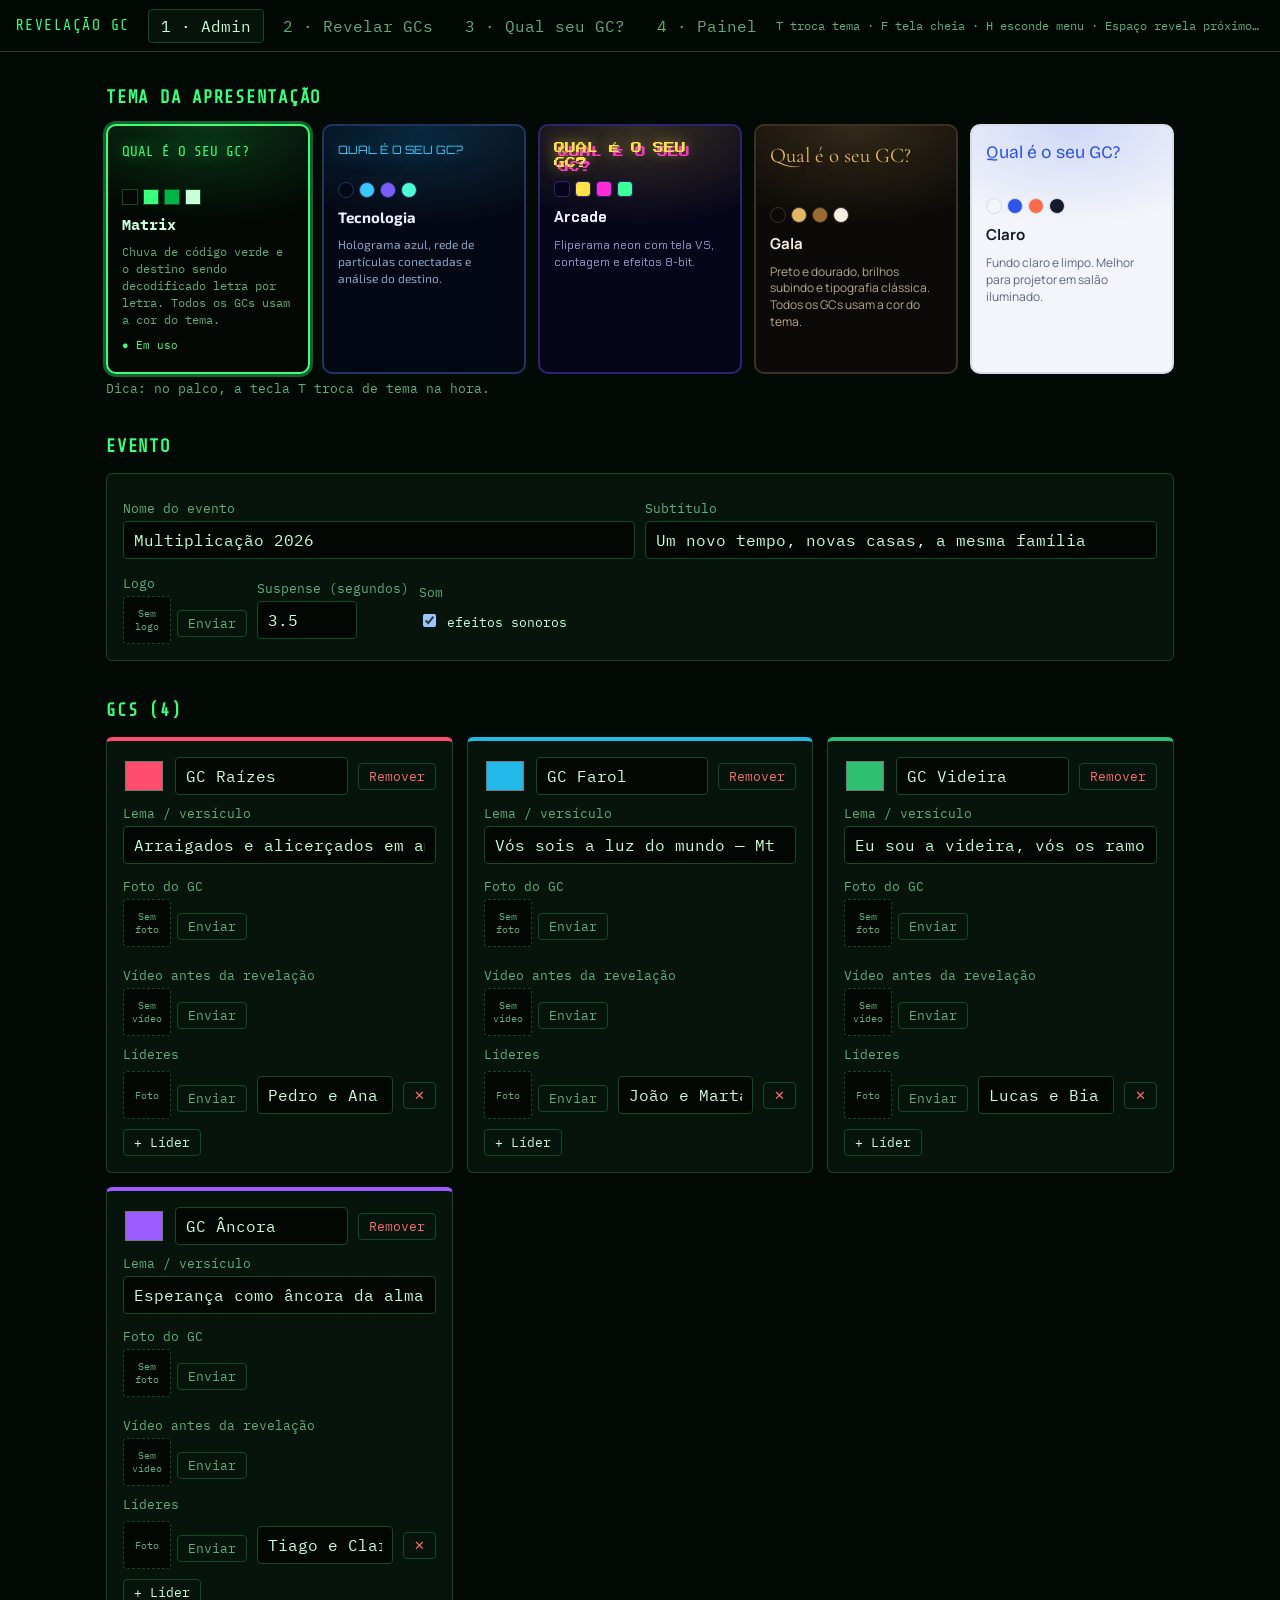
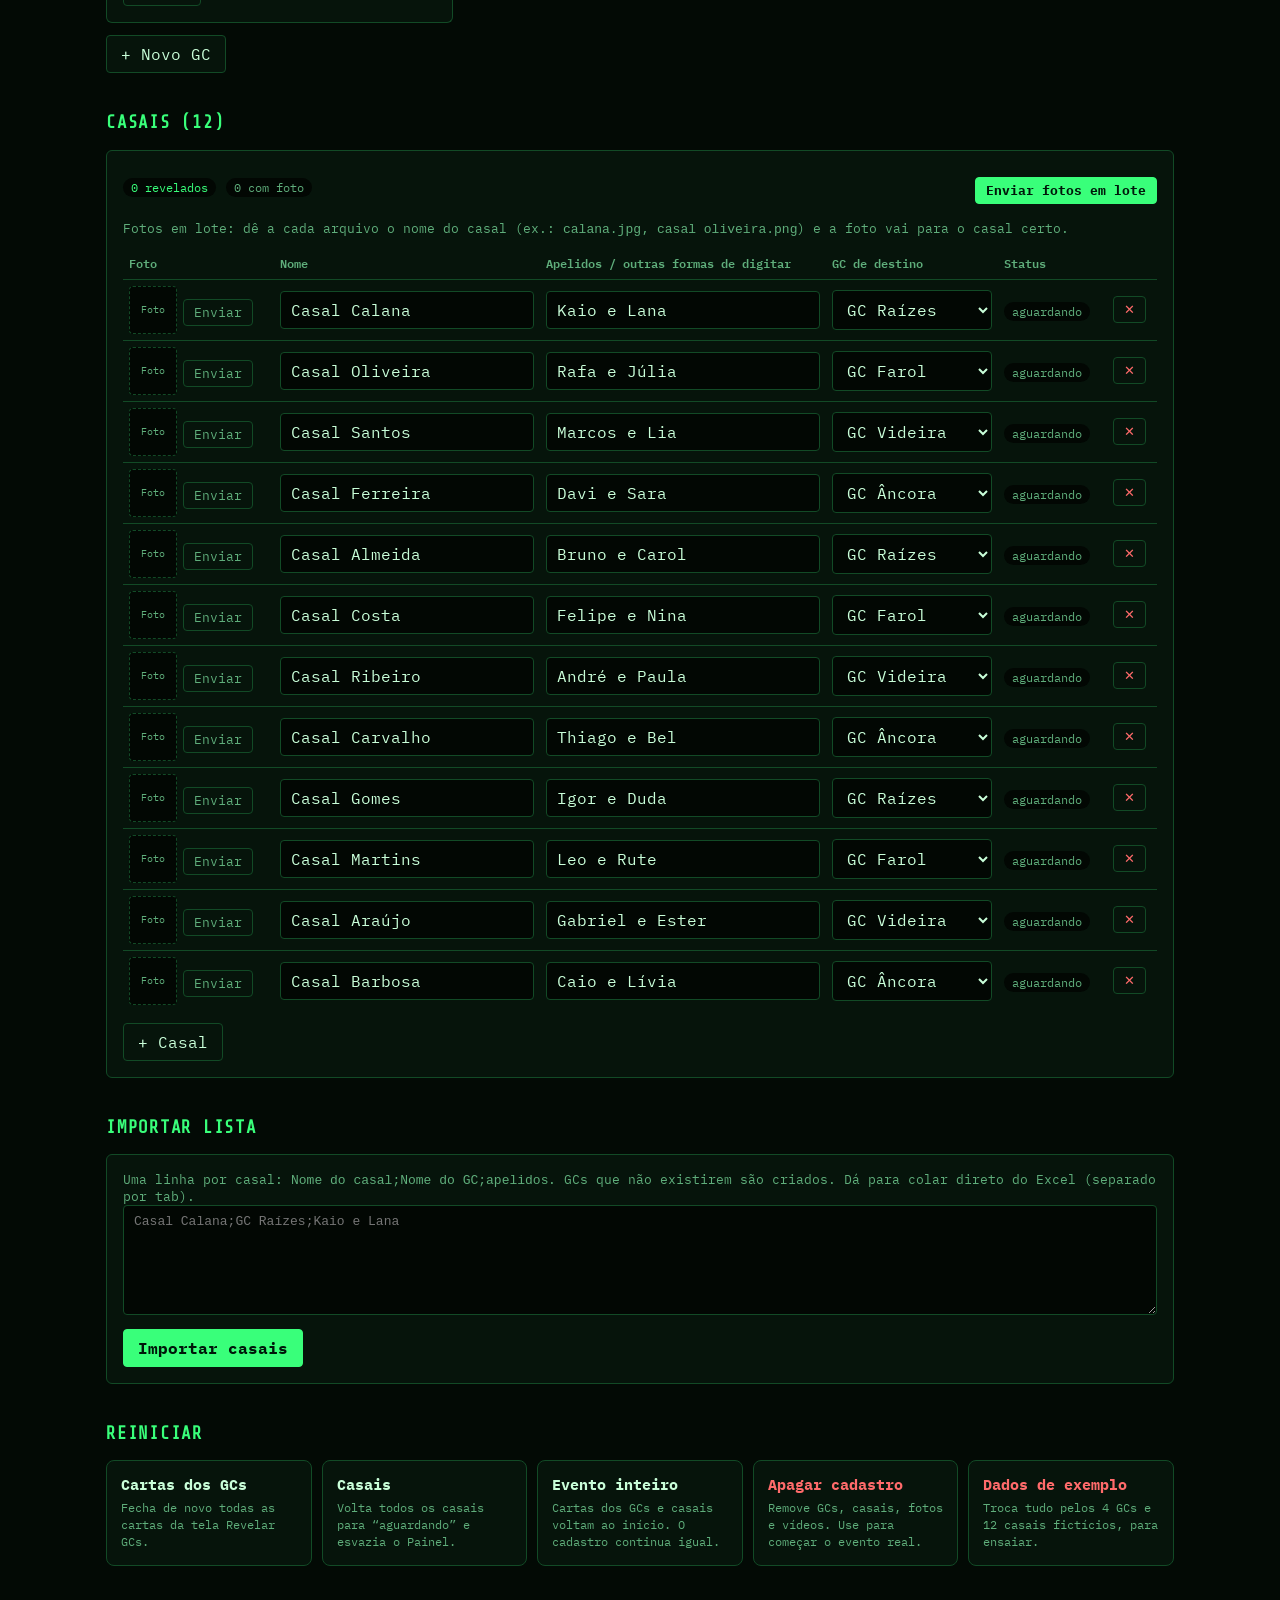
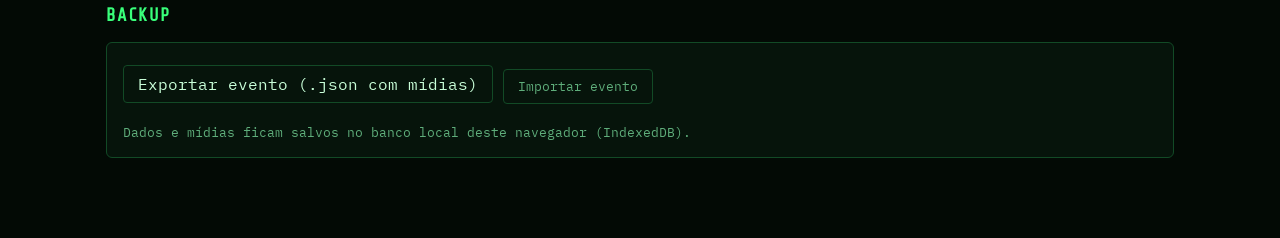
<file: prototipo.html>
<!doctype html>
<html lang="pt-BR" data-tema="matrix">
<head>
<meta charset="utf-8">
<meta name="viewport" content="width=device-width, initial-scale=1">
<title>Revelação dos GCs</title>
<link rel="preconnect" href="https://fonts.googleapis.com">
<link rel="stylesheet" href="https://fonts.googleapis.com/css2?family=Share+Tech+Mono&family=IBM+Plex+Mono:wght@400;600&family=Orbitron:wght@500;700;900&family=Exo+2:wght@400;600;700&family=Press+Start+2P&family=Chakra+Petch:wght@400;600;700&family=Cormorant+Garamond:ital,wght@0,600;0,700;1,500&family=Manrope:wght@400;600;700&family=Bricolage+Grotesque:opsz,wght@12..96,600;12..96,800&display=swap">
<style>
/* Palco temático: cada tema redefine os tokens abaixo; o fundo animado roda num canvas fixo atrás das telas */
:root,[data-tema=matrix]{
  color-scheme:dark;
  --bg:#020703; --bg2:#030a05; --panel:#06140b; --line:#124a26; --tx:#c9ffd9; --mut:#5fae7b; --nm:#eafff0;
  --ac:#39ff7a; --ac2:#00b347; --ok:#39ff7a; --danger:#ff6b6b; --on-ac:#00170a;
  --ov:rgba(1,6,2,.8); --mix:30%;
  --fd:"Share Tech Mono",ui-monospace,Menlo,monospace; --fb:"IBM Plex Mono",ui-monospace,Menlo,monospace; --fh:"Share Tech Mono",ui-monospace,monospace;
  --ds:1.3; --hz:1.35; --tt:uppercase; --ls:.1em; --rad:0px; --avr:0px;
  --hsh:0 0 16px color-mix(in srgb,var(--ac) 60%,transparent); --gl:14px; --fsh:0 0 0 1px #000;
  --in:var(--ac); --inbg:rgba(0,0,0,.72); --prompt:">"; --inpl:64px; --f1:#05190c; --f2:#010603;
  --bbg:transparent; --btx:var(--ac); --bbd:var(--ac); --bsh:0 0 24px color-mix(in srgb,var(--ac) 35%,transparent);
  --fxo:.55;
}
[data-tema=tech]{
  color-scheme:dark;
  --bg:#040814; --bg2:#070d1c; --panel:#0b1428; --line:#1d3760; --tx:#e6f3ff; --mut:#86a3c9; --nm:#ffffff;
  --ac:#3cc8ff; --ac2:#7b5cff; --ok:#4dffd2; --danger:#ff5c7a; --on-ac:#021018;
  --ov:rgba(3,7,18,.82); --mix:35%;
  --fd:"Orbitron",system-ui,sans-serif; --fb:"Exo 2",system-ui,sans-serif; --fh:"Orbitron",system-ui,sans-serif;
  --ds:1.05; --hz:1.1; --tt:uppercase; --ls:.14em; --rad:3px; --avr:50%;
  --hsh:0 0 24px color-mix(in srgb,var(--ac) 55%,transparent); --gl:18px; --fsh:0 0 0 1px color-mix(in srgb,var(--ac) 35%,transparent);
  --in:var(--tx); --inbg:rgba(10,25,50,.6); --prompt:"›"; --inpl:60px; --f1:#0d1b38; --f2:#060b19;
  --bbg:color-mix(in srgb,var(--ac) 12%,transparent); --btx:var(--ac); --bbd:var(--ac); --bsh:0 0 30px color-mix(in srgb,var(--ac) 35%,transparent);
  --fxo:.75;
}
[data-tema=arcade]{
  color-scheme:dark;
  --bg:#07051a; --bg2:#0c0924; --panel:#141036; --line:#2b2470; --tx:#eef0ff; --mut:#9a97cc; --nm:#ffffff;
  --ac:#FFE14D; --ac2:#ff2bd6; --ok:#3dff9a; --danger:#ff4d6d; --on-ac:#1a1400;
  --ov:rgba(5,4,15,.92); --mix:45%;
  --fd:"Press Start 2P",ui-monospace,monospace; --fb:"Chakra Petch",system-ui,sans-serif; --fh:"Press Start 2P",ui-monospace,monospace;
  --ds:1; --hz:1; --tt:uppercase; --ls:.04em; --rad:4px; --avr:4px;
  --hsh:0 0 14px color-mix(in srgb,var(--ac) 70%,transparent),4px 4px 0 var(--ac2); --gl:18px; --fsh:0 0 0 4px #000;
  --in:var(--ok); --inbg:rgba(0,0,0,.55); --prompt:">"; --inpl:64px; --f1:#1d1650; --f2:#0d0a2a;
  --bbg:var(--ac); --btx:var(--on-ac); --bbd:var(--ac); --bsh:0 0 30px color-mix(in srgb,var(--ac) 60%,transparent),4px 4px 0 var(--ac2);
  --fxo:1;
}
[data-tema=gala]{
  color-scheme:dark;
  --bg:#0c0a08; --bg2:#14100c; --panel:#1c1712; --line:#3d3123; --tx:#f6efe3; --mut:#b5a68e; --nm:var(--ac);
  --ac:#e2b866; --ac2:#9c6b2f; --ok:#a8d8a0; --danger:#e8806a; --on-ac:#1c1408;
  --ov:rgba(10,8,6,.86); --mix:26%;
  --fd:"Cormorant Garamond",Georgia,serif; --fb:"Manrope",system-ui,sans-serif; --fh:"Manrope",system-ui,sans-serif;
  --ds:1.9; --hz:1.15; --tt:none; --ls:.22em; --rad:14px; --avr:50%;
  --hsh:0 2px 30px color-mix(in srgb,var(--ac) 30%,transparent); --gl:0px; --fsh:0 10px 40px rgba(0,0,0,.5);
  --in:var(--tx); --inbg:rgba(255,255,255,.04); --prompt:""; --inpl:24px; --f1:#251d15; --f2:#110d09;
  --bbg:transparent; --btx:var(--ac); --bbd:transparent; --bsh:none;
  --fxo:.9;
}
[data-tema=claro]{
  color-scheme:light;
  --bg:#f3f5fa; --bg2:#eceff6; --panel:#ffffff; --line:#d6dbe8; --tx:#131a2c; --mut:#5b6580; --nm:var(--tx);
  --ac:#2f54eb; --ac2:#ff6b4a; --ok:#11804c; --danger:#d23a3a; --on-ac:#ffffff;
  --ov:rgba(243,245,250,.95); --mix:20%;
  --fd:"Bricolage Grotesque",system-ui,sans-serif; --fb:"Manrope",system-ui,sans-serif; --fh:"Manrope",system-ui,sans-serif;
  --ds:1.6; --hz:1.15; --tt:none; --ls:.16em; --rad:16px; --avr:50%;
  --hsh:none; --gl:0px; --fsh:0 12px 34px rgba(19,26,44,.14);
  --in:var(--tx); --inbg:#ffffff; --prompt:""; --inpl:24px; --f1:#ffffff; --f2:#e8ecf6;
  --bbg:var(--ac); --btx:var(--on-ac); --bbd:var(--ac); --bsh:0 10px 30px color-mix(in srgb,var(--ac) 30%,transparent);
  --fxo:0;
}

*{box-sizing:border-box}
html,body{margin:0;height:100%}
body{background:var(--bg);color:var(--tx);font-family:var(--fb);overflow-x:hidden}
button,input,select,textarea{font:inherit;color:inherit}
.hidden{display:none!important}
:focus-visible{outline:2px solid var(--ac);outline-offset:2px}

#fx{position:fixed;inset:0;width:100%;height:100%;z-index:0;pointer-events:none;opacity:var(--fxo)}
body:not(.palco) #fx{display:none}
.screen{position:relative;z-index:1;min-height:100vh;padding-top:52px}
body.present .screen{padding-top:0}
html[data-tema=arcade] body.palco::after,html[data-tema=matrix] body.palco::after{content:"";position:fixed;inset:0;pointer-events:none;z-index:250;background:repeating-linear-gradient(0deg,rgba(0,0,0,.2) 0 1px,transparent 1px 3px)}

nav{position:fixed;inset:0 0 auto 0;height:52px;display:flex;align-items:center;gap:6px;padding:0 16px;background:color-mix(in srgb,var(--bg) 88%,transparent);backdrop-filter:blur(8px);border-bottom:1px solid var(--line);z-index:50}
nav .brand{font-family:var(--fh);font-size:calc(11px * var(--hz));letter-spacing:var(--ls);text-transform:uppercase;color:var(--ac);margin-right:12px;white-space:nowrap}
nav button{background:none;border:1px solid transparent;border-radius:4px;padding:6px 12px;cursor:pointer;color:var(--mut);white-space:nowrap}
nav button.on{color:var(--tx);border-color:var(--line);background:var(--panel)}
nav .keys{margin-left:auto;font-size:12px;color:var(--mut);white-space:nowrap;overflow:hidden;text-overflow:ellipsis}
body.present nav{display:none}

.btn{background:var(--panel);border:1px solid var(--line);border-radius:4px;padding:8px 14px;cursor:pointer}
.btn:hover{border-color:var(--mut)}
.btn.pri{background:var(--ac);color:var(--on-ac);border-color:var(--ac);font-weight:700}
.btn.sm{padding:4px 10px;font-size:13px}
.btn.ghost{background:none}
.btn.danger{color:var(--danger)}

/* ---------- admin ---------- */
#admin{background:var(--bg2)}
.adm{max-width:1100px;margin:0 auto;padding:24px 16px 80px}
.adm h2{font-family:var(--fh);font-size:calc(13px * var(--hz));letter-spacing:var(--ls);text-transform:uppercase;line-height:1.5;margin:36px 0 14px;color:var(--ac)}
.adm h2:first-child{margin-top:8px}
.box{background:var(--panel);border:1px solid var(--line);border-radius:6px;padding:16px}
.adm label{display:block;font-size:13px;color:var(--mut);margin:10px 0 4px}
.adm input:not([type=color]):not([type=checkbox]),.adm select,.adm textarea{width:100%;background:var(--bg);border:1px solid var(--line);border-radius:4px;padding:8px 10px}
.adm textarea{min-height:110px;font-family:ui-monospace,Menlo,monospace;font-size:13px}
.row{display:flex;gap:10px;align-items:center;flex-wrap:wrap}
.grow{flex:1;min-width:160px}
.grid2{display:grid;grid-template-columns:repeat(auto-fill,minmax(320px,1fr));gap:14px}
.gc-ed{border-top:4px solid var(--c)}
.gc-ed input[type=color]{width:42px;height:38px;border:none;background:none;padding:0;cursor:pointer}
.lid-ed{margin-top:8px;flex-wrap:nowrap}
.lid-ed .grow{min-width:0}
.mf{display:flex;align-items:center;gap:6px}
.mf img,.mf video,.mf .ph{width:48px;height:48px;border-radius:4px;object-fit:cover;background:var(--bg);border:1px dashed var(--line);display:flex;align-items:center;justify-content:center;font-size:10px;color:var(--mut);text-align:center}
.tbl{width:100%;border-collapse:collapse}
.tbl th{text-align:left;font-size:12px;color:var(--mut);font-weight:600;padding:6px}
.tbl td{padding:6px;border-top:1px solid var(--line);vertical-align:middle}
.tbl-wrap{overflow-x:auto}
.tag{font-size:12px;padding:2px 8px;border-radius:99px;background:var(--bg);color:var(--mut);white-space:nowrap}
.tag.ok{color:var(--ok)}
.note{font-size:13px;color:var(--mut);margin:6px 0 0}
.savestate{position:fixed;right:16px;bottom:16px;font-size:12px;color:var(--mut);background:var(--panel);border:1px solid var(--line);border-radius:99px;padding:6px 12px;z-index:260}
.reset-grid{display:grid;grid-template-columns:repeat(auto-fill,minmax(200px,1fr));gap:10px}
.reset-card{text-align:left;padding:14px;border-radius:8px;border:1px solid var(--line);background:var(--panel);cursor:pointer;display:flex;flex-direction:column;gap:6px}
.reset-card:hover{border-color:var(--ac)}
.reset-card b{font-size:15px}
.reset-card small{color:var(--mut);font-size:12px;line-height:1.4}
.reset-card.perigo b{color:var(--danger)}
.reset-card.perigo:hover{border-color:var(--danger)}

.temas{display:grid;grid-template-columns:repeat(auto-fill,minmax(190px,1fr));gap:12px}
.tema-card{all:unset;box-sizing:border-box;cursor:pointer;background:radial-gradient(260px 140px at 50% 0%,color-mix(in srgb,var(--ac) 18%,transparent),transparent 70%),var(--bg);color:var(--tx);border:2px solid var(--line);border-radius:10px;padding:16px 14px;display:flex;flex-direction:column;gap:10px;min-height:168px}
.tema-card:hover{border-color:var(--mut)}
.tema-card:focus-visible{outline:2px solid var(--ac);outline-offset:2px}
.tema-card.on{border-color:var(--ac);box-shadow:0 0 0 3px color-mix(in srgb,var(--ac) 35%,transparent)}
.tema-card .tp{font-family:var(--fd);font-size:calc(11px * var(--ds));line-height:1.3;text-transform:var(--tt);color:var(--ac);text-shadow:var(--hsh);min-height:2.6em}
.tema-card .sw{display:flex;gap:5px}
.tema-card .sw i{width:16px;height:16px;border-radius:var(--avr);border:1px solid var(--line)}
.tema-card b{font-family:var(--fb);font-size:15px}
.tema-card small{color:var(--mut);font-family:var(--fb);font-size:12px;line-height:1.4}
.tema-card .sel{font-size:11px;color:var(--ac);font-family:var(--fb);visibility:hidden}
.tema-card.on .sel{visibility:visible}

/* ---------- palco ---------- */
.synth{position:relative;overflow:hidden;isolation:isolate}
html[data-tema=arcade] .synth::before{content:"";position:absolute;left:-50%;right:-50%;bottom:-6%;height:52%;z-index:-1;pointer-events:none;
  background-image:linear-gradient(color-mix(in srgb,var(--ac2) 55%,transparent) 2px,transparent 2px),linear-gradient(90deg,color-mix(in srgb,var(--ac2) 55%,transparent) 2px,transparent 2px);
  background-size:64px 64px;transform:perspective(420px) rotateX(62deg);transform-origin:top;animation:grid 1.6s linear infinite;
  -webkit-mask-image:linear-gradient(transparent,#000 45%);mask-image:linear-gradient(transparent,#000 45%);opacity:.45}
@keyframes grid{to{background-position:0 64px}}
.stage{min-height:calc(100vh - 52px);background:radial-gradient(900px 500px at 50% 0%,color-mix(in srgb,var(--ac) 14%,transparent),transparent 70%),radial-gradient(700px 400px at 50% 100%,color-mix(in srgb,var(--ac2) 16%,transparent),transparent 70%);display:flex;flex-direction:column;align-items:center;padding:48px 16px 32px;text-align:center}
body.present .stage{min-height:100vh}
.stage .logo{max-height:72px;max-width:220px;margin-bottom:12px}
.kicker{font-family:var(--fh);font-size:calc(11px * var(--hz));letter-spacing:var(--ls);text-transform:uppercase;color:var(--ac);text-shadow:0 0 var(--gl) var(--ac)}
.stage h1{font-family:var(--fd);font-size:calc(clamp(20px,3.8vw,50px) * var(--ds));line-height:1.2;margin:18px 0 10px;font-weight:700;color:var(--ac);text-shadow:var(--hsh);text-transform:var(--tt);text-wrap:balance}
html[data-tema=arcade] .stage h1{font-weight:400}
.sub{color:var(--mut);font-size:clamp(15px,1.6vw,20px)}
.blink{animation:blink 1s steps(2,start) infinite}
@keyframes blink{to{visibility:hidden}}
html[data-tema=gala] .blink,html[data-tema=claro] .blink{animation:breathe 2.4s ease-in-out infinite}
@keyframes breathe{50%{opacity:.35}}

.cards{display:grid;grid-template-columns:repeat(auto-fit,minmax(220px,1fr));gap:22px;width:min(1200px,100%);margin-top:40px;perspective:1400px}
.card{height:300px;cursor:pointer;position:relative}
.card .in{position:absolute;inset:0;transition:transform .8s cubic-bezier(.3,1.3,.4,1);transform-style:preserve-3d}
.card.flip .in{transform:rotateY(180deg)}
.face{position:absolute;inset:0;border-radius:var(--rad);backface-visibility:hidden;-webkit-backface-visibility:hidden;display:flex;flex-direction:column;align-items:center;justify-content:center;gap:14px;padding:18px;overflow:hidden}
.front{background:linear-gradient(160deg,var(--f1),var(--f2));border:2px solid var(--line);box-shadow:var(--fsh)}
.front .q{font-family:var(--fd);font-size:min(calc(72px * var(--ds)),118px);line-height:1;color:var(--ac);text-shadow:var(--hsh);animation:bob 1.4s ease-in-out infinite}
.front .n,.front .ps{font-family:var(--fh);font-size:calc(10px * var(--hz));letter-spacing:var(--ls);text-transform:uppercase;color:var(--mut)}
.front .ps{color:var(--ac);visibility:hidden}
.card.next .front{border-color:var(--ac);box-shadow:0 0 0 2px var(--ac),0 0 40px color-mix(in srgb,var(--ac) 40%,transparent)}
.card.next .ps{visibility:visible;animation:blink 1s steps(2,start) infinite}
@keyframes bob{50%{transform:translateY(-10px)}}
.back{transform:rotateY(180deg);background:linear-gradient(160deg,color-mix(in srgb,var(--c) 75%,#000),color-mix(in srgb,var(--c) 18%,#05050a));border:2px solid var(--c);box-shadow:0 0 30px color-mix(in srgb,var(--c) 45%,transparent) inset;color:#fff}
.back img{width:100%;height:110px;object-fit:cover;border-radius:var(--rad)}
.back .gn{font-family:var(--fd);font-size:calc(16px * var(--ds));line-height:1.25;font-weight:700;text-transform:var(--tt);text-shadow:0 0 var(--gl) var(--c)}
.back .gl{font-size:15px;opacity:.92}
.stage-tools{position:fixed;right:16px;bottom:16px;display:flex;gap:8px;opacity:.35;transition:opacity .2s;z-index:30}
.stage-tools:hover{opacity:1}

/* busca */
.searchbox{margin-top:42px;width:min(760px,100%);position:relative}
.searchbox::before{content:var(--prompt);position:absolute;left:24px;top:50%;transform:translateY(-50%);font-family:var(--fd);font-size:clamp(18px,2.4vw,30px);color:var(--in);text-shadow:0 0 var(--gl) var(--in)}
.searchbox input{width:100%;font-family:var(--fd);font-size:calc(clamp(14px,2.2vw,26px) * min(var(--ds),1.4));padding:24px 24px 24px var(--inpl);border-radius:var(--rad);background:var(--inbg);border:2px solid var(--line);outline:none;color:var(--in);text-shadow:0 0 calc(var(--gl) / 2) color-mix(in srgb,var(--in) 60%,transparent);text-transform:var(--tt);caret-color:var(--in);box-shadow:var(--fsh)}
.searchbox input::placeholder{color:color-mix(in srgb,var(--in) 35%,transparent);text-shadow:none}
.searchbox input:focus{border-color:var(--in);box-shadow:0 0 0 4px color-mix(in srgb,var(--in) 16%,transparent),0 0 40px color-mix(in srgb,var(--in) 18%,transparent)}
.hint{font-family:var(--fh);font-size:calc(11px * var(--hz));letter-spacing:var(--ls);text-transform:uppercase;color:var(--ac);margin-top:20px}
.msg{margin-top:24px;font-size:20px;min-height:30px}
.msg.err{color:var(--danger)}
.choices{display:flex;flex-wrap:wrap;gap:12px;justify-content:center;margin-top:14px}
.choices button{font-size:20px;padding:12px 22px;border-radius:var(--rad);background:var(--panel);border:2px solid var(--line);cursor:pointer}
.choices button:hover,.choices button:focus-visible{border-color:var(--ac);box-shadow:0 0 18px color-mix(in srgb,var(--ac) 35%,transparent)}
.xp{margin-top:auto;padding-top:40px;width:min(640px,100%);display:grid;grid-template-columns:1fr auto;gap:8px 14px;align-items:center;text-align:left}
.xp-l{font-family:var(--fh);font-size:calc(9px * var(--hz));letter-spacing:var(--ls);text-transform:uppercase;color:var(--mut);grid-column:1/-1}
.xp-bar{height:16px;border:2px solid var(--ac);padding:2px;border-radius:var(--rad);box-shadow:0 0 14px color-mix(in srgb,var(--ac) 30%,transparent)}
.xp-bar i{display:block;height:100%;border-radius:calc(var(--rad) / 2);background:var(--ac);transition:width 1s}
html[data-tema=arcade] .xp-bar i,html[data-tema=matrix] .xp-bar i{background:repeating-linear-gradient(90deg,var(--ac) 0 10px,transparent 10px 13px)}
.xp-n{font-family:var(--fh);font-size:calc(12px * var(--hz));color:var(--ac);font-variant-numeric:tabular-nums}

/* painel */
.board{display:grid;grid-template-columns:repeat(auto-fit,minmax(240px,1fr));gap:18px;width:min(1300px,100%);margin-top:36px;text-align:left}
.col{background:color-mix(in srgb,var(--panel) 80%,transparent);border:2px solid var(--c);border-radius:var(--rad);overflow:hidden;box-shadow:0 0 26px color-mix(in srgb,var(--c) 25%,transparent)}
.col h3{margin:0;padding:16px;background:linear-gradient(160deg,color-mix(in srgb,var(--c) 70%,#000),color-mix(in srgb,var(--c) 30%,transparent));color:#fff;font-family:var(--fd);font-size:calc(14px * var(--ds));line-height:1.3;text-transform:var(--tt);text-shadow:0 0 var(--gl) var(--c)}
.col .ld{font-size:14px;padding:8px 16px;color:var(--mut)}
.col .hp{display:flex;align-items:center;gap:10px;padding:0 16px 10px;border-bottom:1px solid var(--line)}
.col .hp div{flex:1;height:10px;border:1px solid var(--c);padding:1px;border-radius:var(--rad)}
.col .hp i{display:block;height:100%;background:var(--c);border-radius:var(--rad)}
.col .hp span{font-family:var(--fh);font-size:calc(9px * var(--hz));color:var(--mut);font-variant-numeric:tabular-nums}
.col ul{list-style:none;margin:0;padding:8px 16px 16px}
.col li{padding:8px 0;border-bottom:1px solid color-mix(in srgb,var(--tx) 8%,transparent);display:flex;align-items:center;gap:10px;font-size:16px;animation:up .5s both}
.col li.pend{opacity:.35}

/* overlays */
.ov{position:fixed;inset:0;z-index:100;display:flex;align-items:center;justify-content:center;padding:24px;text-align:center}
#spot{background:radial-gradient(900px 600px at 50% 40%,color-mix(in srgb,var(--c) var(--mix),transparent),transparent 75%),var(--ov);cursor:pointer}
#vid{background:#000}
#vid video{max-width:100%;max-height:100%}
#vid .skip{position:absolute;right:20px;bottom:20px;color:#fff8;font-size:13px}
#flash{position:fixed;inset:0;background:var(--ac);pointer-events:none;z-index:240;opacity:0}
html[data-tema=arcade] #flash,html[data-tema=claro] #flash{background:#fff}
#flash.go{animation:flash .55s ease-out}
@keyframes flash{0%{opacity:.85}100%{opacity:0}}
.shake{animation:shake .5s cubic-bezier(.36,.07,.19,.97)}
@keyframes shake{10%,90%{transform:translate(-2px,1px)}20%,80%{transform:translate(5px,-2px)}30%,50%,70%{transform:translate(-9px,3px)}40%,60%{transform:translate(9px,-3px)}}
html[data-tema=gala] .shake,html[data-tema=claro] .shake{animation:none}

#vs{background:radial-gradient(800px 500px at 50% 50%,color-mix(in srgb,var(--c) 18%,transparent),transparent 70%),var(--ov);--c:var(--ac)}
.vs-wrap{display:grid;grid-template-columns:1fr auto 1fr;gap:clamp(16px,4vw,60px);align-items:center;width:min(1200px,100%)}
.vs-side{display:flex;flex-direction:column;align-items:center;gap:16px}
.vs-tag{font-family:var(--fh);font-size:calc(12px * var(--hz));letter-spacing:var(--ls);text-transform:uppercase;color:var(--mut)}
.frame{width:clamp(150px,22vw,280px);aspect-ratio:1;max-width:100%;border:4px solid var(--fc,var(--ac));border-radius:var(--rad);background:var(--panel);box-shadow:var(--fsh),0 0 calc(var(--gl) * 2) var(--fc,var(--ac));display:flex;align-items:center;justify-content:center;overflow:hidden}
.frame img{width:100%;height:100%;object-fit:cover}
.frame span{font-family:var(--fd);font-size:calc(clamp(28px,4vw,56px) * min(var(--ds),1.4));color:var(--fc,var(--ac))}
.vs-name{font-family:var(--fd);font-size:calc(clamp(12px,1.5vw,18px) * var(--ds));line-height:1.4;text-transform:var(--tt)}
.vs-mid{font-family:var(--fd);font-size:calc(clamp(40px,7vw,96px) * min(var(--ds),1.3));color:var(--ac);text-shadow:var(--hsh);min-width:2.2em}
.vs-mid.pop{animation:pop .6s cubic-bezier(.3,1.6,.4,1)}
@keyframes pop{from{transform:scale(2.4);opacity:0}}
.vs-slot{width:clamp(150px,22vw,280px);aspect-ratio:1;max-width:100%;border:4px solid var(--c);border-radius:var(--rad);box-shadow:var(--fsh),0 0 calc(var(--gl) * 2) var(--c);display:flex;align-items:center;justify-content:center;padding:14px;background:color-mix(in srgb,var(--c) 16%,var(--panel));transition:background .1s,border-color .1s,box-shadow .1s}
.vs-gc{font-family:var(--fd);font-size:calc(clamp(13px,1.7vw,22px) * var(--ds));line-height:1.3;font-weight:700;color:var(--nm);text-transform:var(--tt);text-shadow:0 0 var(--gl) var(--c);word-break:break-word}
.vs-lids{min-height:1.4em;font-size:18px;color:var(--mut)}
#vs.match .vs-mid{color:var(--ok);font-size:calc(clamp(16px,2.4vw,36px) * min(var(--ds),1.3))}
body:has(#spot:not(.hidden)) .screen,body:has(#vs:not(.hidden)) .screen{opacity:0}
#vs.match .vs-slot{transform:scale(1.08);transition:transform .3s cubic-bezier(.3,1.6,.4,1)}

.rv{max-width:1100px;display:flex;flex-direction:column;align-items:center}
.rv>*{animation:up .6s cubic-bezier(.2,.9,.2,1) both}
.rv>*:nth-child(2){animation-delay:.15s}.rv>*:nth-child(3){animation-delay:.3s}.rv>*:nth-child(4){animation-delay:.45s}
.rv>*:nth-child(5){animation-delay:.6s}.rv>*:nth-child(6){animation-delay:.75s}.rv>*:nth-child(7){animation-delay:1s}
@keyframes up{from{opacity:0;transform:translateY(28px) scale(.96)}to{opacity:1;transform:none}}
.rv-badge{font-family:var(--fh);font-size:calc(11px * var(--hz));letter-spacing:var(--ls);text-transform:uppercase;color:var(--btx);background:var(--bbg);border:1px solid var(--bbd);padding:10px 16px;border-radius:var(--rad);box-shadow:var(--bsh)}
.rv-pair{display:flex;align-items:center;gap:clamp(14px,3vw,40px);margin-top:26px}
.rv-pair .frame{width:clamp(120px,16vw,220px)}
.rv-arrow{font-size:clamp(20px,3vw,40px);color:var(--c);text-shadow:0 0 var(--gl) var(--c);animation:nudge .8s ease-in-out infinite}
@keyframes nudge{50%{transform:translateX(8px)}}
.rv-k{font-family:var(--fh);font-size:calc(11px * var(--hz));letter-spacing:var(--ls);line-height:1.6;color:color-mix(in srgb,var(--tx) 80%,transparent);margin-top:26px;text-transform:uppercase}
.rv-nome{font-family:var(--fd);font-weight:700;font-size:calc(clamp(28px,6vw,84px) * var(--ds));line-height:1.08;margin:14px 0 10px;color:var(--nm);text-transform:var(--tt);text-shadow:0 0 var(--gl) var(--c),0 0 calc(var(--gl) * 3) var(--c);text-wrap:balance}
html[data-tema=arcade] .rv-nome{font-weight:400;text-shadow:0 0 18px var(--c),0 0 48px var(--c),6px 6px 0 color-mix(in srgb,var(--c) 45%,#000)}
html[data-tema=gala] .rv-nome{font-style:italic;font-weight:600}
.rv-lema{font-size:clamp(18px,2vw,26px);color:color-mix(in srgb,var(--tx) 88%,transparent);margin:0;max-width:40ch}
html[data-tema=gala] .rv-lema{font-family:var(--fd);font-style:italic;font-size:clamp(22px,2.4vw,32px)}
.rv-lt{font-family:var(--fh);font-size:calc(10px * var(--hz));letter-spacing:var(--ls);text-transform:uppercase;color:var(--mut);margin:24px 0 12px}
.rv-lids{display:flex;gap:28px;justify-content:center;flex-wrap:wrap}
.lid{display:flex;flex-direction:column;align-items:center;gap:8px;font-size:clamp(16px,1.8vw,22px)}
.av{width:84px;height:84px;border-radius:var(--avr);object-fit:cover;border:3px solid var(--c,var(--ac));box-shadow:0 0 var(--gl) var(--c,var(--ac));background:color-mix(in srgb,var(--c,var(--ac)) 50%,#000);display:flex;align-items:center;justify-content:center;font-family:var(--fd);font-weight:700;font-size:calc(20px * min(var(--ds),1.4));color:#fff;flex:none}
.av.sm{width:38px;height:38px;font-size:12px;border-width:2px;box-shadow:none}
.rv-hint{margin-top:30px;font-family:var(--fh);font-size:calc(10px * var(--hz));letter-spacing:var(--ls);text-transform:uppercase;color:var(--ac)}

#confetti{position:fixed;inset:0;pointer-events:none;z-index:200}
.empty{color:var(--mut);margin-top:40px}
@media (max-width:700px){
  nav .keys{display:none} nav{overflow-x:auto}
  .vs-wrap{grid-template-columns:1fr;gap:14px}
  .rv-pair .frame{width:110px}
}
@media (prefers-reduced-motion:reduce){
  html[data-tema=arcade] .synth::before,.front .q,.rv-arrow,.blink,.card.next .ps{animation:none}
  .shake,#flash.go{animation:none}
}
</style>
</head>
<body>

<canvas id="fx"></canvas>
<nav>
  <span class="brand">Revelação GC</span>
  <button data-go="admin">1 · Admin</button>
  <button data-go="revela">2 · Revelar GCs</button>
  <button data-go="busca">3 · Qual seu GC?</button>
  <button data-go="painel">4 · Painel</button>
  <span class="keys">T troca tema · F tela cheia · H esconde menu · Espaço revela próximo · Alt+1..4 troca de tela</span>
</nav>

<section id="admin" class="screen"><div class="adm" id="admBody"></div></section>
<section id="revela" class="screen"></section>
<section id="busca" class="screen"></section>
<section id="painel" class="screen"></section>

<div id="vid" class="ov hidden"><video playsinline></video><span class="skip">clique ou Enter para pular</span></div>
<div id="vs" class="ov synth hidden">
  <div class="vs-wrap">
    <div class="vs-side"><div class="vs-tag" id="vsT1"></div><div class="frame" id="vsPhoto"></div><div class="vs-name" id="vsName"></div></div>
    <div class="vs-mid" id="vsMid"></div>
    <div class="vs-side"><div class="vs-tag" id="vsT2"></div><div class="vs-slot"><div class="vs-gc" id="vsGc">???</div></div><div class="vs-lids" id="vsLids"></div></div>
  </div>
</div>
<div id="spot" class="ov synth hidden"></div>
<div id="ask" class="ov hidden" style="background:rgba(0,0,0,.65)"><div class="box" style="max-width:440px;text-align:left"><p id="askMsg" style="margin:0 0 16px;font-size:16px"></p><div class="row" style="justify-content:flex-end"><button class="btn" id="askNo">Cancelar</button><button class="btn pri" id="askOk">Confirmar</button></div></div></div>
<div id="flash"></div>
<canvas id="confetti"></canvas>
<div class="savestate hidden" id="saveState">Salvo</div>

<script>
const $ = (s, r = document) => r.querySelector(s);
const esc = s => String(s ?? '').replace(/[&<>"']/g, c => ({'&':'&amp;','<':'&lt;','>':'&gt;','"':'&quot;',"'":'&#39;'}[c]));
const sleep = ms => new Promise(r => setTimeout(r, ms));
const uid = p => p + Date.now().toString(36) + Math.random().toString(36).slice(2, 7);
const reduz = matchMedia('(prefers-reduced-motion: reduce)').matches;

/* ================= temas ================= */
const TEMAS = {
  matrix: {
    nome: 'Matrix', desc: 'Chuva de código verde e o destino sendo decodificado letra por letra.',
    fx: 'rain', mono: '#39ff7a', decode: true, pixel: false, wave: 'sine', tick: 1400,
    charset: 'アイウエオカキクケコサシスセソタチツテトナニヌネ0123456789',
    confete: ['#39ff7a', '#00b347', '#c9ffd9', '#eafff0'], amostra: ['#020703', '#39ff7a', '#00b347', '#c9ffd9'],
    txt: { revela: 'Novos GCs', start: '> executar_', badgeGc: 'Acesso concedido', badgeCasal: 'Destino decodificado', hint: '> aguardando entrada_',
      ph: 'nome_do_casal', p1: 'Usuário', p2: 'Destino', mid: '>>', match: 'Decodificado', painel: 'Rede de GCs', prog: 'Casais sincronizados', fechar: 'Enter para continuar', seta: '→' },
  },
  tech: {
    nome: 'Tecnologia', desc: 'Holograma azul, rede de partículas conectadas e análise do destino.',
    fx: 'plexus', mono: null, decode: true, pixel: false, wave: 'triangle', tick: 1100,
    charset: '01<>/\\{}[]#$%&ABCDEF',
    confete: ['#3cc8ff', '#7b5cff', '#4dffd2', '#ffffff'], amostra: ['#040814', '#3cc8ff', '#7b5cff', '#4dffd2'],
    txt: { revela: 'Novos GCs', start: 'Iniciar', badgeGc: 'Novo GC identificado', badgeCasal: 'Análise concluída', hint: 'Digite o nome e pressione Enter',
      ph: 'nome do casal', p1: 'Perfil', p2: 'Destino', mid: '→', match: 'Confirmado', painel: 'Painel dos GCs', prog: 'Progresso da multiplicação', fechar: 'Enter para continuar', seta: '→' },
  },
  arcade: {
    nome: 'Arcade', desc: 'Fliperama neon com tela VS, contagem e efeitos 8-bit.',
    fx: null, mono: null, decode: false, pixel: true, wave: 'square', tick: 660,
    confete: ['#FFE14D', '#ff2bd6', '#22e1ff', '#ffffff'], amostra: ['#07051a', '#FFE14D', '#ff2bd6', '#3dff9a'],
    txt: { revela: 'Novos GCs', start: 'Press start', badgeGc: 'Novo GC desbloqueado!', badgeCasal: 'Destino desbloqueado!', hint: 'Insert coin · aperte Enter',
      ph: 'nome do casal', p1: 'Player', p2: 'Destino', mid: 'VS', match: 'Match!', painel: 'Placar dos GCs', prog: 'Progresso da multiplicação', fechar: 'Pressione Enter ▶', seta: '▶' },
  },
  gala: {
    nome: 'Gala', desc: 'Preto e dourado, brilhos subindo e tipografia clássica.',
    fx: 'sparkle', mono: '#e2b866', decode: false, pixel: false, wave: 'sine', tick: 1900,
    confete: ['#e2b866', '#f6efe3', '#c9973f', '#fff3d6'], amostra: ['#0c0a08', '#e2b866', '#9c6b2f', '#f6efe3'],
    txt: { revela: 'Os novos GCs', start: 'Revelar', badgeGc: 'Apresentamos', badgeCasal: 'Com alegria anunciamos', hint: 'Digite o nome de vocês e pressione Enter',
      ph: 'Nome do casal', p1: 'O casal', p2: 'Destino', mid: '&', match: 'Revelado', painel: 'Nossas novas famílias', prog: 'Casais que já descobriram seu GC', fechar: 'Enter para continuar', seta: '→' },
  },
  claro: {
    nome: 'Claro', desc: 'Fundo claro e limpo. Melhor para projetor em salão iluminado.',
    fx: null, mono: null, decode: false, pixel: false, wave: 'sine', tick: 1200,
    confete: ['#2f54eb', '#ff6b4a', '#11804c', '#f5b700', '#8f5cff'], amostra: ['#f3f5fa', '#2f54eb', '#ff6b4a', '#131a2c'],
    txt: { revela: 'Os novos GCs', start: 'Revelar', badgeGc: 'Novo GC', badgeCasal: 'Destino revelado', hint: 'Digite o nome de vocês e pressione Enter',
      ph: 'Nome do casal', p1: 'Casal', p2: 'Destino', mid: '→', match: 'Revelado!', painel: 'Nossas novas famílias', prog: 'Casais que já descobriram seu GC', fechar: 'Enter para continuar', seta: '→' },
  },
};
Object.keys(TEMAS).forEach(k => TEMAS[k].id = k);
const T = () => TEMAS[S?.evento?.tema] || TEMAS.matrix;
const col = g => T().mono || g.cor;

/* ================= banco (IndexedDB, com fallback em memória) ================= */
const DB = { db: null, mem: { kv: {}, midia: {} } };
function openDB() {
  return new Promise(res => {
    try {
      const r = indexedDB.open('revelacao_gc', 1);
      r.onupgradeneeded = () => { r.result.createObjectStore('kv'); r.result.createObjectStore('midia'); };
      r.onsuccess = () => { DB.db = r.result; res(); };
      r.onerror = () => res();
    } catch (e) { res(); }
  });
}
function req(store, mode, make) {
  if (!DB.db) return Promise.resolve(make(null, DB.mem[store]));
  return new Promise((res, rej) => {
    const tx = DB.db.transaction(store, mode);
    const r = make(tx.objectStore(store));
    let out; if (r) r.onsuccess = () => out = r.result;
    tx.oncomplete = () => res(out); tx.onerror = () => rej(tx.error);
  });
}
const kvGet = k => req('kv', 'readonly', (s, m) => s ? s.get(k) : m[k]);
const kvPut = (k, v) => req('kv', 'readwrite', (s, m) => s ? s.put(v, k) : void (m[k] = v));
const mPut = (k, v) => req('midia', 'readwrite', (s, m) => s ? s.put(v, k) : void (m[k] = v));
const mDel = k => req('midia', 'readwrite', (s, m) => s ? s.delete(k) : void delete m[k]);
async function mAll() {
  if (!DB.db) return Object.entries(DB.mem.midia);
  const keys = await req('midia', 'readonly', s => s.getAllKeys());
  const vals = await req('midia', 'readonly', s => s.getAll());
  return keys.map((k, i) => [k, vals[i]]);
}

const URLS = {}, TYPES = {};
async function loadMedia() {
  for (const k in URLS) URL.revokeObjectURL(URLS[k]);
  for (const k in URLS) delete URLS[k];
  for (const [k, v] of await mAll()) { URLS[k] = URL.createObjectURL(v.blob); TYPES[k] = v.type; }
}
async function dropMedia(id) {
  if (!id) return;
  await mDel(id);
  if (URLS[id]) URL.revokeObjectURL(URLS[id]);
  delete URLS[id]; delete TYPES[id];
}
async function storeMedia(file) {
  const id = uid('m');
  await mPut(id, { blob: file, type: file.type, nome: file.name });
  URLS[id] = URL.createObjectURL(file); TYPES[id] = file.type;
  return id;
}

/* ================= estado ================= */
function demo() {
  const g = (id, nome, cor, lema, lids) => ({ id, nome, cor, lema, fotoId: null, videoId: null, lideres: lids.map(n => ({ nome: n, fotoId: null })) });
  const gcs = [
    g('g1', 'GC Raízes', '#FF4D6D', 'Arraigados e alicerçados em amor — Ef 3:17', ['Pedro e Ana Souza']),
    g('g2', 'GC Farol', '#22B8E8', 'Vós sois a luz do mundo — Mt 5:14', ['João e Marta Lima']),
    g('g3', 'GC Videira', '#2FBF71', 'Eu sou a videira, vós os ramos — Jo 15:5', ['Lucas e Bia Rocha']),
    g('g4', 'GC Âncora', '#9B5CFF', 'Esperança como âncora da alma — Hb 6:19', ['Tiago e Clara Melo']),
  ];
  const cs = [['Casal Calana', 'Kaio e Lana', 'g1'], ['Casal Oliveira', 'Rafa e Júlia', 'g2'], ['Casal Santos', 'Marcos e Lia', 'g3'],
    ['Casal Ferreira', 'Davi e Sara', 'g4'], ['Casal Almeida', 'Bruno e Carol', 'g1'], ['Casal Costa', 'Felipe e Nina', 'g2'],
    ['Casal Ribeiro', 'André e Paula', 'g3'], ['Casal Carvalho', 'Thiago e Bel', 'g4'], ['Casal Gomes', 'Igor e Duda', 'g1'],
    ['Casal Martins', 'Leo e Rute', 'g2'], ['Casal Araújo', 'Gabriel e Ester', 'g3'], ['Casal Barbosa', 'Caio e Lívia', 'g4']];
  return {
    evento: { nome: 'Multiplicação 2026', subtitulo: 'Um novo tempo, novas casas, a mesma família', logoId: null, tema: 'matrix', som: true, suspense: 3.5 },
    gcs,
    casais: cs.map(([nome, apelidos, gcId], i) => ({ id: 'c' + (i + 1), nome, apelidos, gcId, fotoId: null })),
    revelados: {},
    gcsRevelados: [],
  };
}
let S = null;
function fix(s) {
  const d = demo();
  s.evento = Object.assign({}, d.evento, s.evento || {});
  if (!TEMAS[s.evento.tema]) s.evento.tema = 'matrix';
  s.gcs = s.gcs || []; s.casais = s.casais || []; s.revelados = s.revelados || {}; s.gcsRevelados = s.gcsRevelados || [];
  s.gcs.forEach(g => g.lideres = g.lideres || []);
  return s;
}
let saveT;
function toast(txt, ms = 1500) {
  const el = $('#saveState'); el.textContent = txt; el.classList.remove('hidden');
  clearTimeout(toast.t); toast.t = setTimeout(() => el.classList.add('hidden'), ms);
}
function save() {
  clearTimeout(saveT);
  saveT = setTimeout(async () => {
    await kvPut('config', JSON.parse(JSON.stringify(S)));
    if (screen === 'admin') toast(DB.db ? 'Salvo no banco local' : 'Salvo só na memória (navegador bloqueou IndexedDB)');
  }, 250);
}
function setPath(path, val) {
  const ks = path.split('.'); let o = S;
  for (let i = 0; i < ks.length - 1; i++) o = o[ks[i]];
  o[ks[ks.length - 1]] = val;
}
function getPath(path) { return path.split('.').reduce((o, k) => o?.[k], S); }
const gcById = id => S.gcs.find(g => g.id === id);
function applyTheme() {
  document.documentElement.dataset.tema = S.evento.tema;
  fxStart();
}

/* ================= utilidades visuais ================= */
function initials(n) {
  return (n || '?').split(/\s+/).filter(w => w.length > 2 && !/^(casal|familia|família|gc)$/i.test(w)).slice(0, 2).map(w => w[0].toUpperCase()).join('') || '?';
}
function avatar(p, cls = '') {
  return p.fotoId && URLS[p.fotoId] ? `<img class="av ${cls}" src="${URLS[p.fotoId]}" alt="">` : `<div class="av ${cls}">${esc(initials(p.nome))}</div>`;
}
function frameInner(p) { return p.fotoId && URLS[p.fotoId] ? `<img src="${URLS[p.fotoId]}" alt="">` : `<span>${esc(initials(p.nome))}</span>`; }
function logoHTML() { const u = URLS[S.evento.logoId]; return u ? `<img class="logo" src="${u}" alt="">` : ''; }
function restartAnim(el, cls) { el.classList.remove(cls); void el.offsetWidth; el.classList.add(cls); }
const flash = () => restartAnim($('#flash'), 'go');
const shake = el => restartAnim(el, 'shake');
const scramble = (str, keep, cs) => [...str].map((ch, i) => i < keep || ch === ' ' ? ch : cs[Math.random() * cs.length | 0]).join('');
async function decodeTo(el, final, ms, som = true) {
  const cs = T().charset || 'ABCDEFGHIJKLMNOPQRSTUVWXYZ0123456789', steps = Math.max(10, ms / 45 | 0);
  for (let s = 0; s <= steps; s++) {
    el.textContent = scramble(final, Math.floor(final.length * s / steps), cs);
    if (som && s % 2 === 0) sfx.tick();
    await sleep(ms / steps);
  }
  el.textContent = final;
}

/* fundo animado por tema */
const fx = $('#fx'), fc = fx.getContext('2d'); let fxRaf = 0;
const FX = {
  rain() {
    const sz = 16, cols = Math.ceil(fx.width / sz), drops = Array.from({ length: cols }, () => Math.random() * -60), cs = TEMAS.matrix.charset;
    let f = 0;
    fc.fillStyle = '#020703'; fc.fillRect(0, 0, fx.width, fx.height);
    return () => {
      if (++f % 3) return;
      fc.fillStyle = 'rgba(2,7,3,.14)'; fc.fillRect(0, 0, fx.width, fx.height);
      fc.font = `${sz}px "Share Tech Mono", monospace`;
      for (let i = 0; i < cols; i++) {
        const y = drops[i] * sz;
        fc.fillStyle = Math.random() < .04 ? '#e6ffee' : '#39ff7a';
        fc.fillText(cs[Math.random() * cs.length | 0], i * sz, y);
        if (y > fx.height && Math.random() > .975) drops[i] = 0;
        drops[i]++;
      }
    };
  },
  plexus() {
    const n = Math.min(90, (fx.width * fx.height) / 16000 | 0);
    const ps = Array.from({ length: n }, () => ({ x: Math.random() * fx.width, y: Math.random() * fx.height, vx: (Math.random() - .5) * .5, vy: (Math.random() - .5) * .5 }));
    return () => {
      fc.clearRect(0, 0, fx.width, fx.height);
      for (const p of ps) {
        p.x += p.vx; p.y += p.vy;
        if (p.x < 0 || p.x > fx.width) p.vx *= -1;
        if (p.y < 0 || p.y > fx.height) p.vy *= -1;
      }
      for (let i = 0; i < n; i++) for (let j = i + 1; j < n; j++) {
        const a = ps[i], b = ps[j], d = Math.hypot(a.x - b.x, a.y - b.y);
        if (d < 140) { fc.strokeStyle = `rgba(60,200,255,${(1 - d / 140) * .45})`; fc.lineWidth = 1; fc.beginPath(); fc.moveTo(a.x, a.y); fc.lineTo(b.x, b.y); fc.stroke(); }
      }
      fc.fillStyle = '#7fdcff';
      for (const p of ps) { fc.beginPath(); fc.arc(p.x, p.y, 1.8, 0, 7); fc.fill(); }
    };
  },
  sparkle() {
    const n = 70, mk = () => ({ x: Math.random() * fx.width, y: fx.height + Math.random() * fx.height, r: .6 + Math.random() * 2.2, v: .2 + Math.random() * .6, t: Math.random() * 6 });
    const ps = Array.from({ length: n }, () => { const p = mk(); p.y = Math.random() * fx.height; return p; });
    return () => {
      fc.clearRect(0, 0, fx.width, fx.height);
      for (const p of ps) {
        p.y -= p.v; p.t += .03; p.x += Math.sin(p.t) * .2;
        if (p.y < -10) Object.assign(p, mk());
        const a = .35 + Math.sin(p.t * 2) * .3;
        const g = fc.createRadialGradient(p.x, p.y, 0, p.x, p.y, p.r * 4);
        g.addColorStop(0, `rgba(255,228,160,${a})`); g.addColorStop(1, 'rgba(226,184,102,0)');
        fc.fillStyle = g; fc.beginPath(); fc.arc(p.x, p.y, p.r * 4, 0, 7); fc.fill();
      }
    };
  },
};
function fxStart() {
  cancelAnimationFrame(fxRaf); fxRaf = 0;
  fx.width = innerWidth; fx.height = innerHeight;
  fc.clearRect(0, 0, fx.width, fx.height);
  const kind = T().fx;
  if (!kind || !document.body.classList.contains('palco')) return;
  const step = FX[kind]();
  if (reduz) { for (let i = 0; i < 120; i++) step(); return; }
  const run = () => { step(); fxRaf = requestAnimationFrame(run); };
  run();
}

/* confete */
const cv = $('#confetti'), cx = cv.getContext('2d'); let parts = [], raf = 0;
function sizeCanvas() { const d = devicePixelRatio || 1; cv.width = innerWidth * d; cv.height = innerHeight * d; cx.setTransform(d, 0, 0, d, 0, 0); }
function confetti(extra) {
  sizeCanvas();
  const colors = [extra, ...T().confete], px = T().pixel;
  for (let i = 0; i < 240; i++) {
    const a = Math.random() * Math.PI * 2, v = 6 + Math.random() * 14;
    parts.push({ x: innerWidth / 2, y: innerHeight * .45, vx: Math.cos(a) * v, vy: Math.sin(a) * v - 6, s: 5 + Math.random() * 7, r: Math.random() * 6, vr: (Math.random() - .5) * .3, c: colors[i % colors.length], px });
  }
  if (!raf) loop();
}
function loop() {
  cx.clearRect(0, 0, innerWidth, innerHeight);
  for (const p of parts) {
    p.vy += .35; p.vx *= .985; p.x += p.vx; p.y += p.vy; p.r += p.vr;
    cx.fillStyle = p.c;
    if (p.px) cx.fillRect(Math.round(p.x / 4) * 4, Math.round(p.y / 4) * 4, p.s, p.s);
    else { cx.save(); cx.translate(p.x, p.y); cx.rotate(p.r); cx.fillRect(-p.s / 2, -p.s / 4, p.s, p.s / 2); cx.restore(); }
  }
  parts = parts.filter(p => p.y < innerHeight + 40);
  raf = parts.length ? requestAnimationFrame(loop) : 0;
  if (!raf) cx.clearRect(0, 0, innerWidth, innerHeight);
}

/* som sintetizado, timbre conforme o tema */
let AC;
function ac() { if (!S.evento.som) return null; try { AC = AC || new (window.AudioContext || window.webkitAudioContext)(); AC.resume?.(); } catch (e) { return null; } return AC; }
function blip(freq, dur, at = 0, type = T().wave, vol = .08, slide) {
  const a = ac(); if (!a) return;
  const o = a.createOscillator(), g = a.createGain(), t = a.currentTime + at;
  o.type = type; o.frequency.setValueAtTime(freq, t);
  if (slide) o.frequency.exponentialRampToValueAtTime(slide, t + dur);
  g.gain.setValueAtTime(type === 'square' ? vol : vol * 1.8, t); g.gain.exponentialRampToValueAtTime(.0001, t + dur);
  o.connect(g).connect(a.destination); o.start(t); o.stop(t + dur + .02);
}
const sfx = {
  tick: () => blip(T().tick + Math.random() * 200, .035, 0, T().wave, .04),
  coin: () => { blip(988, .08); blip(1319, .35, .08); },
  beep: () => blip(T().id === 'gala' ? 523 : 440, .2),
  go: () => blip(880, .35, 0, T().wave, .09),
  flip: () => blip(220, .25, 0, 'triangle', .15, 880),
  erro: () => blip(140, .3, 0, 'sawtooth', .05),
  fanfare: () => {
    if (T().id === 'gala') { [784, 988, 1175, 1568].forEach((f, i) => blip(f, 2.2, i * .12, 'sine', .05)); return; }
    [523, 659, 784, 1047, 784, 1047].forEach((f, i) => blip(f, .14, i * .09));
    [523, 659, 784].forEach(f => blip(f, 1.2, .56, T().wave, .05));
  },
};

/* overlays */
function ask(msg, soOk) {
  return new Promise(res => {
    const el = $('#ask'); $('#askMsg').textContent = msg; $('#askNo').classList.toggle('hidden', !!soOk);
    el.classList.remove('hidden'); $('#askOk').focus();
    const done = v => { el.classList.add('hidden'); res(v); };
    $('#askOk').onclick = () => done(true); $('#askNo').onclick = () => done(false);
  });
}
let spotClose = null, vidDone = null, busy = false;
function showSpot(html, color, onClose) {
  const el = $('#spot'); el.style.setProperty('--c', color); el.innerHTML = html; el.classList.remove('hidden');
  spotClose = onClose || null;
  const nm = $('.rv-nome', el);
  if (T().decode && nm && !reduz) decodeTo(nm, nm.textContent, 700, false);
}
function closeSpot() { $('#spot').classList.add('hidden'); const f = spotClose; spotClose = null; f && f(); }
function playVideo(id) {
  return new Promise(res => {
    const box = $('#vid'), v = $('video', box);
    v.src = URLS[id]; box.classList.remove('hidden');
    vidDone = () => { v.pause(); v.removeAttribute('src'); v.load(); box.classList.add('hidden'); vidDone = null; res(); };
    v.onended = vidDone;
    v.play().catch(() => {});
  });
}
$('#spot').onclick = closeSpot;
$('#vid').onclick = () => vidDone && vidDone();

function revealHTML(gc, casal) {
  const x = T().txt;
  const gcFrame = gc.fotoId && URLS[gc.fotoId] ? `<img src="${URLS[gc.fotoId]}" alt="">` : `<span>${esc(initials(gc.nome))}</span>`;
  const topo = casal
    ? `<div class="rv-badge">${esc(x.badgeCasal)}</div>
       <div class="rv-pair"><div class="frame" style="--fc:var(--tx)">${frameInner(casal)}</div><div class="rv-arrow">${x.seta}</div><div class="frame" style="--fc:var(--c)">${gcFrame}</div></div>
       <div class="rv-k">${esc(casal.nome)}, vocês vão para o</div>`
    : `<div class="rv-badge">${esc(x.badgeGc)}</div>
       ${gc.fotoId && URLS[gc.fotoId] ? `<div class="rv-pair"><div class="frame" style="--fc:var(--c);width:clamp(160px,22vw,300px)">${gcFrame}</div></div>` : '<div></div>'}
       <div class="rv-k">${esc(S.evento.nome)}</div>`;
  return `<div class="rv">${topo}<h1 class="rv-nome">${esc(gc.nome)}</h1>
    ${gc.lema ? `<p class="rv-lema">“${esc(gc.lema)}”</p>` : '<div></div>'}
    <div><div class="rv-lt">Liderança</div>
    <div class="rv-lids">${gc.lideres.map(l => `<div class="lid">${avatar(l)}<span>${esc(l.nome)}</span></div>`).join('') || '<span class="sub">—</span>'}</div></div>
    <div class="rv-hint blink">${esc(x.fechar)}</div></div>`;
}

/* ================= navegação ================= */
let screen = 'admin';
function go(name) {
  screen = name;
  document.querySelectorAll('.screen').forEach(s => s.classList.toggle('hidden', s.id !== name));
  document.querySelectorAll('nav [data-go]').forEach(b => b.classList.toggle('on', b.dataset.go === name));
  const palco = name !== 'admin', mudou = document.body.classList.contains('palco') !== palco;
  document.body.classList.toggle('palco', palco);
  if (mudou) fxStart();
  try { history.replaceState(null, '', '#' + name); } catch (e) {}
  ({ admin: renderAdmin, revela: renderRevela, busca: renderBusca, painel: renderPainel })[name]();
}
document.querySelectorAll('nav [data-go]').forEach(b => b.onclick = () => go(b.dataset.go));
function setTema(k) {
  S.evento.tema = k; applyTheme(); save();
  if (screen !== 'admin') toast('Tema: ' + T().nome);
  go(screen);
}

/* ================= ADMIN ================= */
let loteMsg = '';
function mediaField(path, id, accept, label) {
  const u = id && URLS[id];
  const prev = u ? (TYPES[id]?.startsWith('video') ? `<video src="${u}" muted></video>` : `<img src="${u}" alt="">`) : `<span class="ph">${label}</span>`;
  return `<div class="mf">${prev}<label class="btn sm">${id ? 'Trocar' : 'Enviar'}<input type="file" accept="${accept}" data-media="${path}" hidden></label>${id ? `<button class="btn sm ghost danger" data-act="rmMedia" data-path="${path}" title="Remover">✕</button>` : ''}</div>`;
}
function renderAdmin() {
  const e = S.evento;
  const opts = sel => S.gcs.map(g => `<option value="${g.id}" ${g.id === sel ? 'selected' : ''}>${esc(g.nome)}</option>`).join('');
  const nRev = Object.keys(S.revelados).length, nFoto = S.casais.filter(c => c.fotoId).length;
  $('#admBody').innerHTML = `
  <h2>Tema da apresentação</h2>
  <div class="temas">
    ${Object.entries(TEMAS).map(([k, t]) => `
    <button class="tema-card ${e.tema === k ? 'on' : ''}" data-tema="${k}" data-act="tema" data-v="${k}">
      <div class="tp">Qual é o seu GC?</div>
      <div class="sw">${t.amostra.map(c => `<i style="background:${c}"></i>`).join('')}</div>
      <b>${esc(t.nome)}</b><small>${esc(t.desc)}${t.mono ? ' Todos os GCs usam a cor do tema.' : ''}</small>
      <span class="sel">● Em uso</span>
    </button>`).join('')}
  </div>
  <p class="note">Dica: no palco, a tecla T troca de tema na hora.</p>

  <h2>Evento</h2>
  <div class="box">
    <div class="row">
      <div class="grow"><label for="ev-nome">Nome do evento</label><input id="ev-nome" data-path="evento.nome" value="${esc(e.nome)}"></div>
      <div class="grow"><label for="ev-sub">Subtítulo</label><input id="ev-sub" data-path="evento.subtitulo" value="${esc(e.subtitulo)}"></div>
    </div>
    <div class="row" style="margin-top:6px">
      <div><label>Logo</label>${mediaField('evento.logoId', e.logoId, 'image/*', 'Sem logo')}</div>
      <div><label for="ev-sus">Suspense (segundos)</label><input id="ev-sus" type="number" min="1" max="15" step="0.5" data-path="evento.suspense" data-num value="${e.suspense}" style="width:100px"></div>
      <div><label>Som</label><label style="color:var(--tx)"><input type="checkbox" data-path="evento.som" ${e.som ? 'checked' : ''}> efeitos sonoros</label></div>
    </div>
  </div>

  <h2>GCs (${S.gcs.length})</h2>
  <div class="grid2">
    ${S.gcs.map((g, i) => `
    <div class="box gc-ed" style="--c:${esc(g.cor)}">
      <div class="row">
        <input type="color" data-path="gcs.${i}.cor" value="${esc(g.cor)}">
        <input class="grow" data-path="gcs.${i}.nome" value="${esc(g.nome)}" placeholder="Nome do GC">
        ${S.gcsRevelados.includes(g.id) ? `<button class="btn sm ghost" data-desfazer="gc" data-id="${g.id}">Desfazer revelação</button>` : ''}
        <button class="btn sm ghost danger" data-act="delGc" data-i="${i}">Remover</button>
      </div>
      <label>Lema / versículo</label><input data-path="gcs.${i}.lema" value="${esc(g.lema)}">
      <div class="row" style="margin-top:4px">
        <div><label>Foto do GC</label>${mediaField(`gcs.${i}.fotoId`, g.fotoId, 'image/*', 'Sem foto')}</div>
        <div><label>Vídeo antes da revelação</label>${mediaField(`gcs.${i}.videoId`, g.videoId, 'video/*', 'Sem vídeo')}</div>
      </div>
      <label>Líderes</label>
      ${g.lideres.map((l, j) => `<div class="row lid-ed">${mediaField(`gcs.${i}.lideres.${j}.fotoId`, l.fotoId, 'image/*', 'Foto')}
        <input class="grow" data-path="gcs.${i}.lideres.${j}.nome" value="${esc(l.nome)}" placeholder="Ex.: Pedro e Ana">
        <button class="btn sm ghost danger" data-act="delLid" data-i="${i}" data-j="${j}">✕</button></div>`).join('')}
      <div style="margin-top:10px"><button class="btn sm" data-act="addLid" data-i="${i}">+ Líder</button></div>
    </div>`).join('')}
  </div>
  <div style="margin-top:12px"><button class="btn" data-act="addGc">+ Novo GC</button></div>

  <h2>Casais (${S.casais.length})</h2>
  <div class="box">
    <div class="row" style="margin-bottom:12px">
      <span class="tag ok">${nRev} revelados</span><span class="tag">${nFoto} com foto</span>
      <label class="btn pri sm" style="margin-left:auto">Enviar fotos em lote<input type="file" accept="image/*" multiple id="lote" hidden></label>
    </div>
    <p class="note" style="margin:0 0 10px">Fotos em lote: dê a cada arquivo o nome do casal (ex.: <code>calana.jpg</code>, <code>casal oliveira.png</code>) e a foto vai para o casal certo.</p>
    ${loteMsg ? `<p class="note" style="color:var(--ok);margin:0 0 10px">${esc(loteMsg)}</p>` : ''}
    <div class="tbl-wrap"><table class="tbl">
      <tr><th>Foto</th><th>Nome</th><th>Apelidos / outras formas de digitar</th><th>GC de destino</th><th>Status</th><th></th></tr>
      ${S.casais.map((c, i) => `<tr>
        <td>${mediaField(`casais.${i}.fotoId`, c.fotoId, 'image/*', 'Foto')}</td>
        <td style="min-width:170px"><input data-path="casais.${i}.nome" value="${esc(c.nome)}"></td>
        <td style="min-width:200px"><input data-path="casais.${i}.apelidos" value="${esc(c.apelidos)}" placeholder="separe por vírgula"></td>
        <td style="min-width:150px"><select data-path="casais.${i}.gcId"><option value="">—</option>${opts(c.gcId)}</select></td>
        <td>${S.revelados[c.id] ? `<span class="tag ok">revelado</span> <button class="btn sm ghost" data-desfazer="casal" data-id="${c.id}">Desfazer</button>` : '<span class="tag">aguardando</span>'}</td>
        <td><button class="btn sm ghost danger" data-act="delCasal" data-i="${i}">✕</button></td></tr>`).join('')}
    </table></div>
    <div class="row" style="margin-top:12px">
      <button class="btn" data-act="addCasal">+ Casal</button>
    </div>
  </div>

  <h2>Importar lista</h2>
  <div class="box">
    <p class="note" style="margin-top:0">Uma linha por casal: <code>Nome do casal;Nome do GC;apelidos</code>. GCs que não existirem são criados. Dá para colar direto do Excel (separado por tab).</p>
    <textarea id="csv" placeholder="Casal Calana;GC Raízes;Kaio e Lana"></textarea>
    <div class="row" style="margin-top:10px"><button class="btn pri" data-act="importCsv">Importar casais</button><span class="note" id="csvMsg"></span></div>
  </div>

  <h2>Reiniciar</h2>
  ${blocoReiniciar()}

  <h2>Backup</h2>
  <div class="box row">
    <button class="btn" data-act="export">Exportar evento (.json com mídias)</button>
    <label class="btn">Importar evento<input type="file" accept=".json,application/json" id="impFile" hidden></label>
    <span class="note">${DB.db ? 'Dados e mídias ficam salvos no banco local deste navegador (IndexedDB).' : 'Atenção: este navegador bloqueou o banco local; os dados somem ao recarregar. Abra no Chrome ou Edge.'}</span>
  </div>`;
}

const admBody = $('#admBody');
admBody.addEventListener('input', e => {
  const t = e.target, p = t.dataset.path; if (!p) return;
  let v = t.type === 'checkbox' ? t.checked : t.value;
  if (t.hasAttribute('data-num')) v = parseFloat(v) || 1;
  setPath(p, v);
  if (/^gcs\.\d+\.cor$/.test(p)) t.closest('.gc-ed').style.setProperty('--c', v);
  save();
});
admBody.addEventListener('change', async e => {
  const t = e.target;
  if (t.tagName === 'SELECT' && t.dataset.path) { setPath(t.dataset.path, t.value); save(); return; }
  if (t.dataset.media && t.files[0]) {
    const id = await storeMedia(t.files[0]);
    await dropMedia(getPath(t.dataset.media));
    setPath(t.dataset.media, id); save(); renderAdmin();
  }
  if (t.id === 'lote' && t.files.length) fotosLote([...t.files]);
  if (t.id === 'impFile' && t.files[0]) importJSON(t.files[0]);
});
admBody.addEventListener('click', async e => {
  const b = e.target.closest('[data-act]'); if (!b) return;
  const i = +b.dataset.i, j = +b.dataset.j;
  switch (b.dataset.act) {
    case 'tema': setTema(b.dataset.v); return;
    case 'rmMedia': await dropMedia(getPath(b.dataset.path)); setPath(b.dataset.path, null); break;
    case 'addGc': S.gcs.push({ id: uid('g'), nome: 'Novo GC', cor: '#' + Math.floor(Math.random() * 0xffffff).toString(16).padStart(6, '0'), lema: '', fotoId: null, videoId: null, lideres: [{ nome: '', fotoId: null }] }); break;
    case 'delGc': {
      const g = S.gcs[i];
      if (!await ask(`Remover ${g.nome}? Os casais deste GC ficarão sem destino.`)) return;
      for (const id of [g.fotoId, g.videoId, ...g.lideres.map(l => l.fotoId)]) await dropMedia(id);
      S.casais.forEach(c => { if (c.gcId === g.id) c.gcId = ''; });
      S.gcs.splice(i, 1); break;
    }
    case 'addLid': S.gcs[i].lideres.push({ nome: '', fotoId: null }); break;
    case 'delLid': await dropMedia(S.gcs[i].lideres[j].fotoId); S.gcs[i].lideres.splice(j, 1); break;
    case 'addCasal': S.casais.push({ id: uid('c'), nome: 'Casal ', apelidos: '', gcId: S.gcs[0]?.id || '', fotoId: null }); break;
    case 'delCasal': await dropMedia(S.casais[i].fotoId); delete S.revelados[S.casais[i].id]; S.casais.splice(i, 1); break;
    case 'importCsv': importCsv(); return;
    case 'export': exportJSON(); return;
  }
  save(); renderAdmin();
});

async function fotosLote(files) {
  let ok = 0; const sem = [];
  for (const f of files) {
    const q = norm(f.name.replace(/\.[^.]+$/, '').replace(/[_-]+/g, ' '));
    const best = S.casais.map(c => ({ c, s: score(q, c) })).sort((a, b) => b.s - a.s)[0];
    if (!best || best.s < .8) { sem.push(f.name); continue; }
    const id = await storeMedia(f);
    await dropMedia(best.c.fotoId);
    best.c.fotoId = id; ok++;
  }
  loteMsg = `${ok} foto(s) associada(s).` + (sem.length ? ` Sem casal correspondente: ${sem.join(', ')}.` : '');
  save(); renderAdmin();
}
function importCsv() {
  const lines = $('#csv').value.split(/\r?\n/).map(l => l.trim()).filter(Boolean);
  let n = 0, novos = 0;
  for (const l of lines) {
    const [nome, gcNome = '', apelidos = ''] = l.split(/;|\t/).map(s => s.trim());
    if (!nome) continue;
    let gc = gcNome ? S.gcs.find(g => norm(g.nome) === norm(gcNome)) : null;
    if (gcNome && !gc) {
      gc = { id: uid('g'), nome: gcNome, cor: hslToHex(`hsl(${Math.random() * 360 | 0} 75% 55%)`), lema: '', fotoId: null, videoId: null, lideres: [] };
      S.gcs.push(gc); novos++;
    }
    const ex = S.casais.find(c => norm(c.nome) === norm(nome));
    if (ex) { ex.gcId = gc?.id || ex.gcId; if (apelidos) ex.apelidos = apelidos; }
    else S.casais.push({ id: uid('c'), nome, apelidos, gcId: gc?.id || '', fotoId: null });
    n++;
  }
  save(); renderAdmin();
  $('#csvMsg').textContent = `${n} casais importados/atualizados${novos ? `, ${novos} GCs criados` : ''}.`;
}
function hslToHex(h) {
  const d = document.createElement('div'); d.style.color = h; document.body.appendChild(d);
  const m = getComputedStyle(d).color.match(/\d+/g); d.remove();
  return '#' + m.slice(0, 3).map(x => (+x).toString(16).padStart(2, '0')).join('');
}
const toDataURL = b => new Promise(r => { const f = new FileReader(); f.onload = () => r(f.result); f.readAsDataURL(b); });
async function exportJSON() {
  const midia = {};
  for (const [k, v] of await mAll()) midia[k] = { type: v.type, nome: v.nome, data: await toDataURL(v.blob) };
  const blob = new Blob([JSON.stringify({ versao: 1, config: S, midia })], { type: 'application/json' });
  const a = document.createElement('a'); a.href = URL.createObjectURL(blob);
  a.download = (S.evento.nome || 'evento').replace(/[^\w-]+/g, '_') + '.json'; a.click();
  setTimeout(() => URL.revokeObjectURL(a.href), 2000);
}
async function importJSON(file) {
  try {
    const d = JSON.parse(await file.text());
    if (!d.config) throw new Error('arquivo sem config');
    for (const [k] of await mAll()) await dropMedia(k);
    for (const [k, v] of Object.entries(d.midia || {})) await mPut(k, { blob: await (await fetch(v.data)).blob(), type: v.type, nome: v.nome });
    S = fix(d.config); await loadMedia(); applyTheme(); save(); renderAdmin();
  } catch (err) { ask('Não consegui importar: ' + err.message, true); }
}

/* ================= TELA 2 · revelar GCs ================= */
function renderRevela() {
  const el = $('#revela'), x = T().txt;
  const nextI = S.gcs.findIndex(g => !S.gcsRevelados.includes(g.id));
  el.innerHTML = `<div class="stage synth">${logoHTML()}
    <div class="kicker">${esc(S.evento.nome)}</div>
    <h1>${esc(x.revela)}</h1><div class="sub">${esc(S.evento.subtitulo)}</div>
    ${S.gcs.length ? `<div class="cards">${S.gcs.map((g, i) => {
      const on = S.gcsRevelados.includes(g.id);
      return `<div class="card ${on ? 'flip' : ''} ${i === nextI ? 'next' : ''}" data-i="${i}" style="--c:${esc(col(g))}"><div class="in">
        <div class="face front"><div class="q">?</div><div class="n">GC ${i + 1}</div><div class="ps">${esc(x.start)}</div></div>
        <div class="face back">${g.fotoId && URLS[g.fotoId] ? `<img src="${URLS[g.fotoId]}" alt="">` : ''}<div class="gn">${esc(g.nome)}</div>
          <div class="gl">${g.lideres.map(l => esc(l.nome)).join(' · ')}</div></div></div></div>`;
    }).join('')}</div>` : '<p class="empty">Nenhum GC cadastrado. Vá ao Admin (tecla 1).</p>'}
    <div class="stage-tools"><button class="btn sm" data-act="resetRev">Reiniciar (R)</button></div></div>`;
}
$('#revela').addEventListener('click', e => {
  if (e.target.closest('[data-act=resetRev]')) return resetRevela();
  const c = e.target.closest('.card'); if (c) revealGc(+c.dataset.i);
});
function resetRevela() { S.gcsRevelados = []; save(); renderRevela(); }
async function revealGc(i) {
  if (busy) return; const g = S.gcs[i]; if (!g) return;
  busy = true;
  const first = !S.gcsRevelados.includes(g.id);
  if (first && g.videoId && URLS[g.videoId]) await playVideo(g.videoId);
  if (first) {
    S.gcsRevelados.push(g.id); save();
    const card = $(`#revela .card[data-i="${i}"]`); card?.classList.remove('next'); card?.classList.add('flip');
    sfx.flip(); await sleep(850); flash();
  }
  showSpot(revealHTML(g), col(g), renderRevela);
  if (first) { shake($('#spot')); sfx.fanfare(); confetti(col(g)); }
  busy = false;
}
function revealNext() { const i = S.gcs.findIndex(g => !S.gcsRevelados.includes(g.id)); if (i >= 0) revealGc(i); }

/* ================= TELA 3 · qual seu GC ================= */
const norm = s => (s || '').normalize('NFD').replace(/[̀-ͯ]/g, '').toLowerCase()
  .replace(/\b(casal|familia|fam)\b/g, ' ').replace(/[^a-z0-9 ]/g, ' ').replace(/\s+/g, ' ').trim();
function lev(a, b) {
  const m = a.length, n = b.length; if (!m || !n) return m || n;
  let p = Array.from({ length: n + 1 }, (_, j) => j);
  for (let i = 1; i <= m; i++) {
    const c = [i];
    for (let j = 1; j <= n; j++) c[j] = Math.min(p[j] + 1, c[j - 1] + 1, p[j - 1] + (a[i - 1] === b[j - 1] ? 0 : 1));
    p = c;
  }
  return p[n];
}
const sim = (a, b) => 1 - lev(a, b) / Math.max(a.length, b.length);
function score(q, c) {
  const terms = [c.nome, ...(c.apelidos || '').split(',')].map(norm).filter(Boolean);
  let best = 0;
  for (const t of terms) {
    if (t === q) return 1;
    if (q.length >= 3 && t.includes(q)) best = Math.max(best, .85);
    if (t.length >= 3 && q.includes(t)) best = Math.max(best, .8);
    best = Math.max(best, sim(q, t));
    for (const w of t.split(' ')) if (w.length >= 3) best = Math.max(best, sim(q, w) * .95);
  }
  return best;
}
function search(raw) {
  const q = norm(raw); if (!q) return [];
  return S.casais.filter(c => gcById(c.gcId)).map(c => ({ c, s: score(q, c) })).filter(x => x.s >= .72).sort((a, b) => b.s - a.s);
}
function renderBusca() {
  const total = S.casais.length, rev = Object.keys(S.revelados).length, x = T().txt;
  $('#busca').innerHTML = `<div class="stage synth">${logoHTML()}
    <div class="kicker">${esc(S.evento.nome)}</div>
    <h1>Qual é o seu GC?</h1><div class="sub">Digite o nome do casal e aperte Enter</div>
    <div class="searchbox"><input id="q" autocomplete="off" spellcheck="false" placeholder="${esc(x.ph)}" aria-label="Nome do casal"></div>
    <div class="hint blink">${esc(x.hint)}</div>
    <div class="msg" id="msg"></div><div class="choices" id="choices"></div>
    <div class="xp"><div class="xp-l">${esc(x.prog)}</div><div class="xp-bar"><i style="width:${total ? rev / total * 100 : 0}%"></i></div><div class="xp-n">${rev}/${total}</div></div>
    <div class="stage-tools"><button class="btn sm" data-act="lista">Lista manual</button></div></div>`;
  const q = $('#q'); q.focus();
  q.addEventListener('keydown', e => {
    if (e.key === 'Enter') { e.preventDefault(); onSearch(q.value); }
    if (e.key === 'Escape') q.blur();
  });
}
$('#busca').addEventListener('click', e => {
  const ch = e.target.closest('[data-cid]'); if (ch) return revealCasal(S.casais.find(c => c.id === ch.dataset.cid));
  if (e.target.closest('[data-act=lista]')) {
    $('#msg').className = 'msg'; $('#msg').textContent = 'Escolha o casal:';
    $('#choices').innerHTML = S.casais.filter(c => gcById(c.gcId)).map(c => `<button data-cid="${c.id}">${esc(c.nome)}${S.revelados[c.id] ? ' ✓' : ''}</button>`).join('');
  }
});
function onSearch(v) {
  if (busy) return;
  const r = search(v), msg = $('#msg'), ch = $('#choices');
  ch.innerHTML = ''; msg.className = 'msg'; msg.textContent = '';
  if (!v.trim()) return;
  if (!r.length) { msg.className = 'msg err'; msg.textContent = 'Não encontramos esse nome. Tente o sobrenome do casal.'; sfx.erro(); return; }
  const [a, b] = r;
  if (a.s === 1 && (!b || b.s < 1) || a.s >= .9 && (!b || a.s - b.s >= .1)) return revealCasal(a.c);
  msg.textContent = 'Qual destes é o de vocês?';
  ch.innerHTML = r.slice(0, 6).map(x => `<button data-cid="${x.c.id}">${esc(x.c.nome)}</button>`).join('');
}
async function revealCasal(c) {
  const gc = c && gcById(c.gcId); if (!gc || busy) return;
  busy = true; $('#q')?.blur(); sfx.coin();
  await versus(c, gc);
  S.revelados[c.id] = new Date().toISOString(); save();
  showSpot(revealHTML(gc, c), col(gc), renderBusca);
  shake($('#spot')); sfx.fanfare(); confetti(col(gc));
  busy = false;
}
/* a animação é só suspense: termina sempre no GC já cadastrado para o casal */
async function versus(c, target) {
  const el = $('#vs'), mid = $('#vsMid'), slot = $('.vs-slot', el), gcEl = $('#vsGc'), x = T().txt, neutro = getComputedStyle(document.documentElement).getPropertyValue('--ac').trim();
  $('#vsT1').textContent = x.p1; $('#vsT2').textContent = x.p2;
  $('#vsPhoto').innerHTML = frameInner(c); $('#vsPhoto').style.setProperty('--fc', 'var(--tx)');
  $('#vsName').textContent = c.nome; gcEl.textContent = '???'; $('#vsLids').textContent = '';
  el.style.setProperty('--c', neutro); el.classList.remove('hidden', 'match');
  await sleep(350);
  for (const n of ['3', '2', '1']) { mid.textContent = n; restartAnim(mid, 'pop'); sfx.beep(); await sleep(700); }
  mid.textContent = x.mid; restartAnim(mid, 'pop'); sfx.go();
  const gs = S.gcs, L = gs.length, total = (S.evento.suspense || 3.5) * 1000;
  if (T().decode) {
    const cs = T().charset; let t = 0, k = 0;
    while (t < total * .55) { gcEl.textContent = scramble(gs[k++ % L].nome, 0, cs); sfx.tick(); await sleep(70); t += 70; }
    await decodeTo(gcEl, target.nome, total * .45);
    el.style.setProperty('--c', col(target));
  } else {
    const delays = []; let d = 50, t = 0;
    while (t < total) { delays.push(d); t += d; d *= 1.075; }
    const n = delays.length, ti = gs.indexOf(target), start = (((ti - (n - 1)) % L) + L) % L;
    for (let k = 0; k < n; k++) {
      const g = gs[(start + k) % L];
      gcEl.textContent = g.nome; el.style.setProperty('--c', col(g));
      sfx.tick(); await sleep(delays[k]);
    }
  }
  el.classList.add('match'); mid.textContent = x.match; restartAnim(mid, 'pop');
  $('#vsLids').textContent = target.lideres.map(l => l.nome).join(' · ');
  flash(); shake(slot); blip(1047, .5, 0, T().wave, .08);
  await sleep(1400);
  el.classList.add('hidden');
}

/* ================= TELA 4 · painel ================= */
let painelTodos = false;
function renderPainel() {
  const rev = Object.keys(S.revelados).length;
  $('#painel').innerHTML = `<div class="stage synth">${logoHTML()}
    <div class="kicker">${esc(S.evento.nome)}</div><h1>${esc(T().txt.painel)}</h1>
    <div class="sub">${rev} de ${S.casais.length} casais já descobriram seu GC</div>
    <div class="board">${S.gcs.map(g => {
      const todos = S.casais.filter(c => c.gcId === g.id), feitos = todos.filter(c => S.revelados[c.id]);
      const cs = painelTodos ? todos : feitos;
      return `<div class="col" style="--c:${esc(col(g))}"><h3>${esc(g.nome)}</h3>
        <div class="ld">Líderes: ${g.lideres.map(l => esc(l.nome)).join(', ') || '—'}</div>
        <div class="hp"><div><i style="width:${todos.length ? feitos.length / todos.length * 100 : 0}%"></i></div><span>${feitos.length}/${todos.length}</span></div>
        <ul>${cs.map(c => `<li class="${S.revelados[c.id] ? '' : 'pend'}">${avatar(c, 'sm')}${esc(c.nome)}</li>`).join('') || '<li class="pend">aguardando…</li>'}</ul></div>`;
    }).join('')}</div>
    <div class="stage-tools"><button class="btn sm" data-act="todos">${painelTodos ? 'Só revelados' : 'Mostrar todos'}</button></div></div>`;
}
$('#painel').addEventListener('click', e => { if (e.target.closest('[data-act=todos]')) { painelTodos = !painelTodos; renderPainel(); } });

/* ================= reiniciar e desfazer ================= */
const REINICIOS = {
  gcs: {
    titulo: 'Cartas dos GCs', desc: 'Fecha de novo todas as cartas da tela Revelar GCs.',
    msg: 'Fechar de novo todas as cartas dos GCs?', ok: 'Cartas dos GCs reiniciadas',
    fazer: async () => { S.gcsRevelados = []; },
  },
  casais: {
    titulo: 'Casais', desc: 'Volta todos os casais para “aguardando” e esvazia o Painel.',
    msg: 'Voltar todos os casais para “aguardando”? O Painel fica vazio.', ok: 'Casais reiniciados',
    fazer: async () => { S.revelados = {}; },
  },
  revelacoes: {
    titulo: 'Evento inteiro', desc: 'Cartas dos GCs e casais voltam ao início. O cadastro continua igual.',
    msg: 'Reiniciar o evento inteiro? As cartas dos GCs e os casais voltam ao início. GCs, casais, fotos e vídeos continuam cadastrados.', ok: 'Evento reiniciado',
    fazer: async () => { S.gcsRevelados = []; S.revelados = {}; },
  },
  cadastro: {
    titulo: 'Apagar cadastro', desc: 'Remove GCs, casais, fotos e vídeos. Use para começar o evento real.', perigo: true,
    msg: 'Apagar todos os GCs, casais, fotos e vídeos? O nome do evento, o logo e o tema ficam. Não dá para desfazer.', ok: 'Cadastro apagado',
    fazer: async () => {
      const ids = [...S.gcs.flatMap(g => [g.fotoId, g.videoId, ...g.lideres.map(l => l.fotoId)]), ...S.casais.map(c => c.fotoId)];
      for (const id of ids) await dropMedia(id);
      S.gcs = []; S.casais = []; S.gcsRevelados = []; S.revelados = {};
    },
  },
  exemplo: {
    titulo: 'Dados de exemplo', desc: 'Troca tudo pelos 4 GCs e 12 casais fictícios, para ensaiar.', perigo: true,
    msg: 'Trocar tudo pelos dados de exemplo? GCs, casais, fotos, vídeos e logo atuais serão apagados. Não dá para desfazer.', ok: 'Dados de exemplo restaurados',
    fazer: async () => { for (const [k] of await mAll()) await dropMedia(k); const tema = S.evento.tema; S = demo(); S.evento.tema = tema; },
  },
};
function blocoReiniciar() {
  return `<div class="reset-grid">${Object.entries(REINICIOS).map(([k, r]) => `
    <button class="reset-card ${r.perigo ? 'perigo' : ''}" data-reset="${k}"><b>${r.titulo}</b><small>${r.desc}</small></button>`).join('')}</div>`;
}
async function reiniciar(k) {
  const r = REINICIOS[k];
  if (!r || !await ask(r.msg)) return;
  await r.fazer();
  applyTheme(); save(); go(screen); toast(r.ok, 2500);
}
function desfazer(tipo, id) {
  if (tipo === 'casal') delete S.revelados[id];
  else S.gcsRevelados = S.gcsRevelados.filter(g => g !== id);
  save(); go(screen); toast('Revelação desfeita', 2000);
}
document.addEventListener('click', e => {
  const r = e.target.closest('[data-reset]'); if (r) return reiniciar(r.dataset.reset);
  const d = e.target.closest('[data-desfazer]'); if (d) desfazer(d.dataset.desfazer, d.dataset.id);
});

/* ================= teclado ================= */
const SCREENS = ['admin', 'revela', 'busca', 'painel'];
document.addEventListener('keydown', e => {
  if (e.altKey && /^Digit[1-4]$/.test(e.code)) { e.preventDefault(); return go(SCREENS[+e.code.slice(-1) - 1]); }
  if (!$('#ask').classList.contains('hidden')) return;
  if (vidDone) { if (['Enter', ' ', 'Escape'].includes(e.key)) { e.preventDefault(); vidDone(); } return; }
  if (!$('#spot').classList.contains('hidden')) { if (['Enter', ' ', 'Escape'].includes(e.key)) { e.preventDefault(); closeSpot(); } return; }
  if (busy || e.target.matches('input,textarea,select') || e.metaKey || e.ctrlKey) return;
  const k = e.key.toLowerCase();
  if (/^[1-4]$/.test(k)) { e.preventDefault(); return go(SCREENS[+k - 1]); }
  if (k === 't') { e.preventDefault(); const ks = Object.keys(TEMAS); return setTema(ks[(ks.indexOf(S.evento.tema) + 1) % ks.length]); }
  if (k === 'f') { document.fullscreenElement ? document.exitFullscreen() : document.documentElement.requestFullscreen?.()?.catch(() => {}); return; }
  if (k === 'h') { document.body.classList.toggle('present'); return; }
  if (screen === 'revela' && (k === ' ' || k === 'arrowright')) { e.preventDefault(); revealNext(); }
  if (screen === 'revela' && k === 'r') resetRevela();
  if (screen === 'busca' && k !== 'escape') $('#q')?.focus();
});
addEventListener('resize', () => { sizeCanvas(); fxStart(); });

/* ================= início ================= */
(async () => {
  await openDB();
  let s = null; try { s = await kvGet('config'); } catch (e) {}
  S = fix(s || demo());
  if (!s) try { await kvPut('config', S); } catch (e) {}
  await loadMedia(); applyTheme();
  const h = location.hash.slice(1);
  go(SCREENS.includes(h) ? h : 'admin');
})();
</script>
</body>
</html>
</file>
